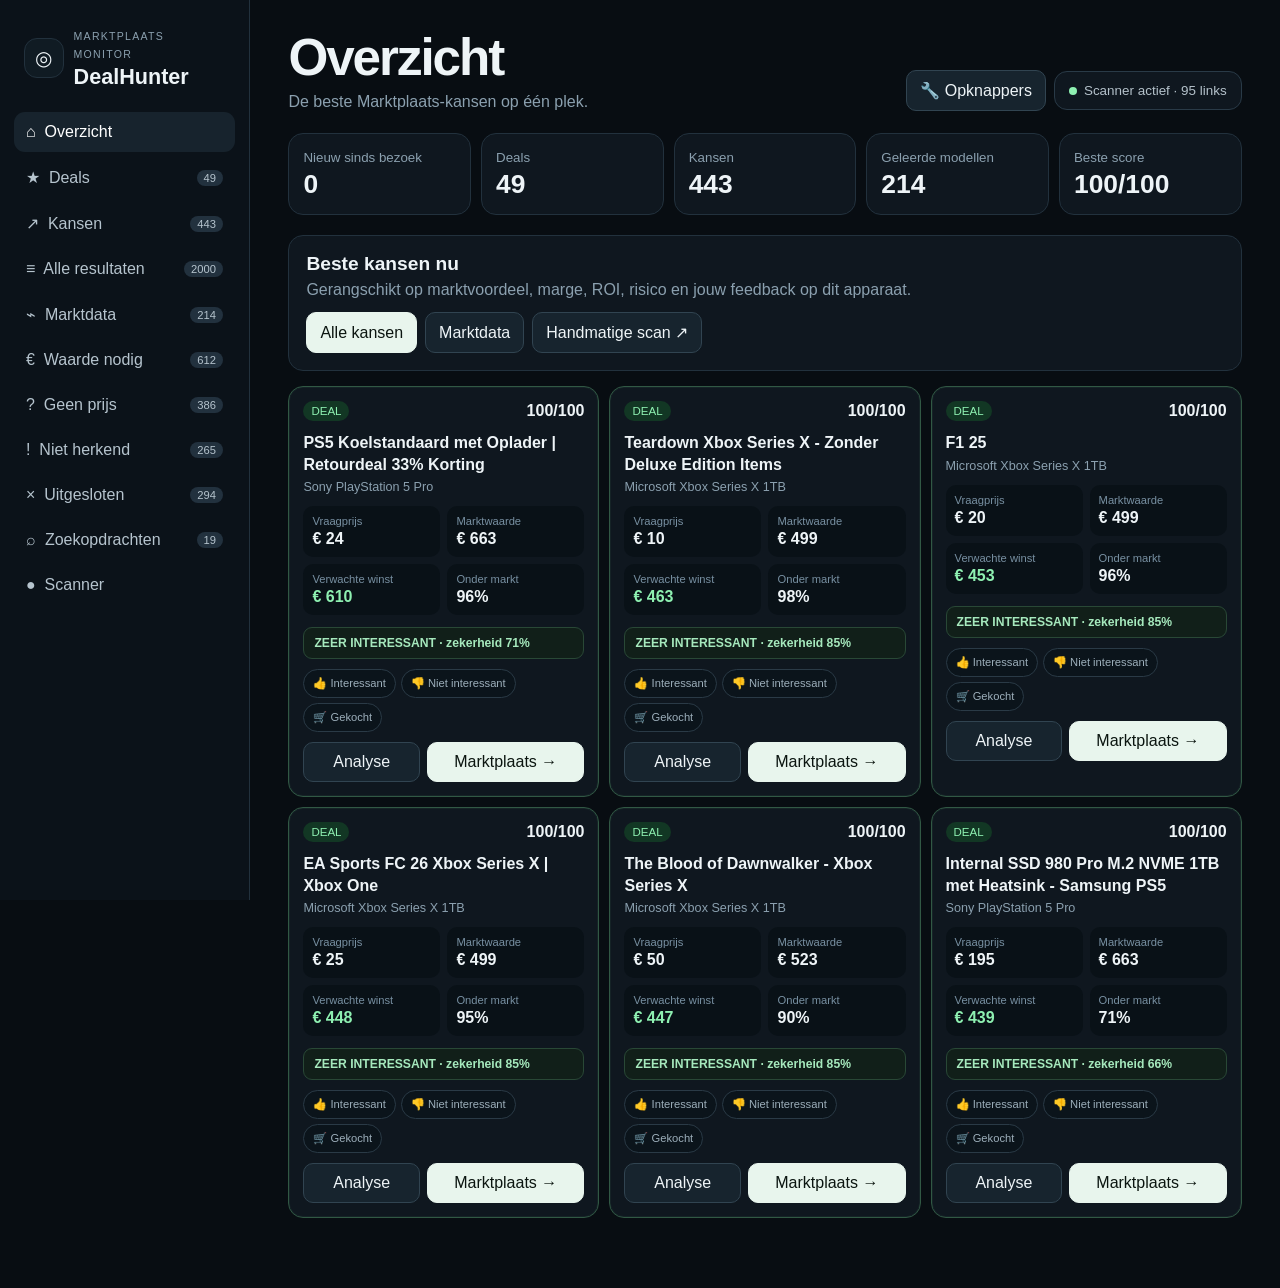
<file: index.html>
<!doctype html>
<html lang="nl">
<head>
  <meta charset="utf-8">
  <meta name="viewport" content="width=device-width,initial-scale=1">
  <meta http-equiv="refresh" content="0; url=./docs/">
  <title>DealHunter openen…</title>
  <script>
    window.location.replace('./docs/' + window.location.search + window.location.hash);
  </script>
</head>
<body>
  <p>DealHunter wordt geopend… <a href="./docs/">Open dashboard</a>.</p>
</body>
</html>
</file>
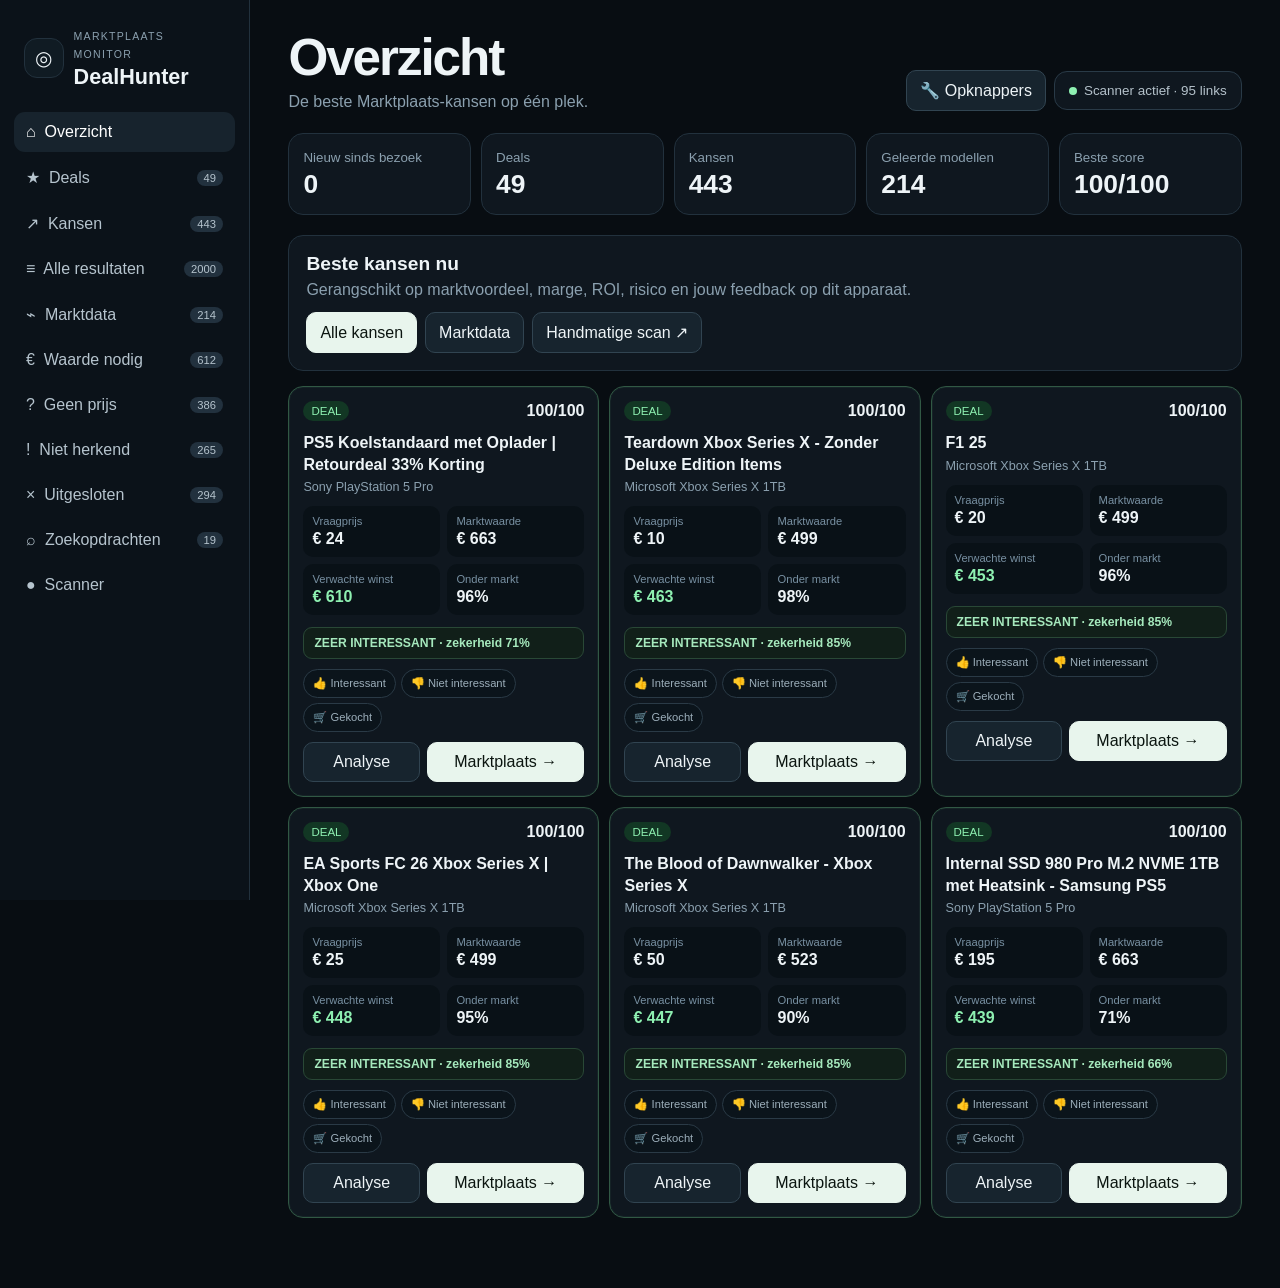
<file: docs/index.html>
<!doctype html>
<html lang="nl">
<head>
<meta charset="utf-8">
<meta name="viewport" content="width=device-width,initial-scale=1,viewport-fit=cover">
<meta name="theme-color" content="#080d12">
<meta name="apple-mobile-web-app-capable" content="yes">
<meta name="apple-mobile-web-app-status-bar-style" content="black-translucent">
<meta name="apple-mobile-web-app-title" content="DealHunter">
<link rel="manifest" href="./manifest.webmanifest">
<link rel="icon" href="./icon.svg" type="image/svg+xml">
<link rel="stylesheet" href="./app.css">
<title>DealHunter</title>
</head>
<body>
<div class="app">
  <aside class="side">
    <div class="brand"><div class="brandrow"><div class="logo">◎</div><div><small>Marktplaats monitor</small><b>DealHunter</b></div></div></div>
    <nav class="nav" id="nav"></nav>
  </aside>

  <main class="main">
    <header class="mobileTop">
      <div class="mobileBrand"><div class="logo">◎</div><div><b>DealHunter</b><small>Marktplaats dealmonitor</small></div></div>
      <div style="display:flex;gap:8px;align-items:center"><a class="mobileScan" href="./repairs.html" aria-label="Opknappers">🔧</a><a class="mobileScan" id="mobileStatus" href="#scanner" aria-label="Scannerstatus">●</a></div>
    </header>

    <div class="head">
      <div><h1 id="pageTitle">Overzicht</h1><div class="sub" id="pageSub">De beste Marktplaats-kansen op één plek.</div></div>
      <div style="display:flex;gap:8px;align-items:center"><a class="btn" href="./repairs.html">🔧 Opknappers</a><div class="scanstatus" id="scanStatus">Laden…</div></div>
    </div>
    <div id="content"></div>
  </main>

  <nav class="bottomNav" id="bottomNav" aria-label="Mobiele navigatie"></nav>
</div>
<script src="./app.js"></script>
<script src="./multisource.js"></script>
</body>
</html>
</file>
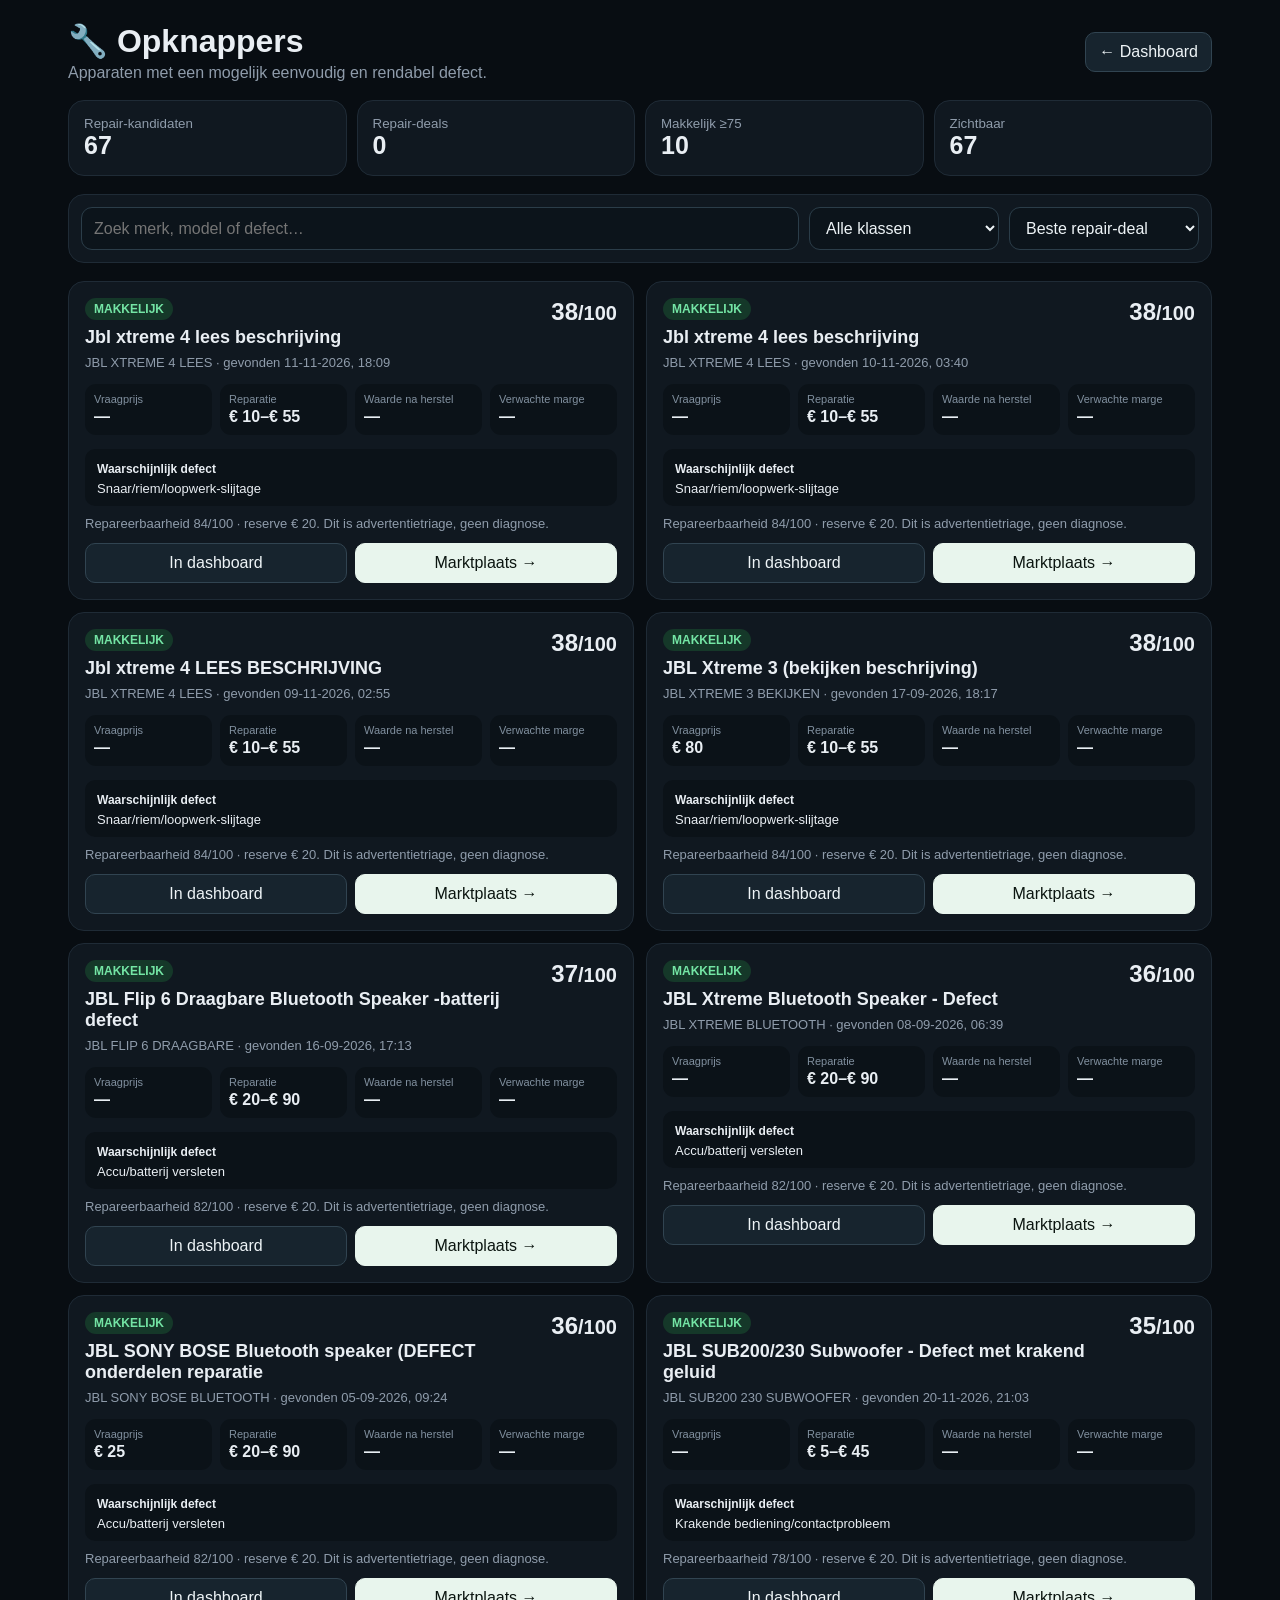
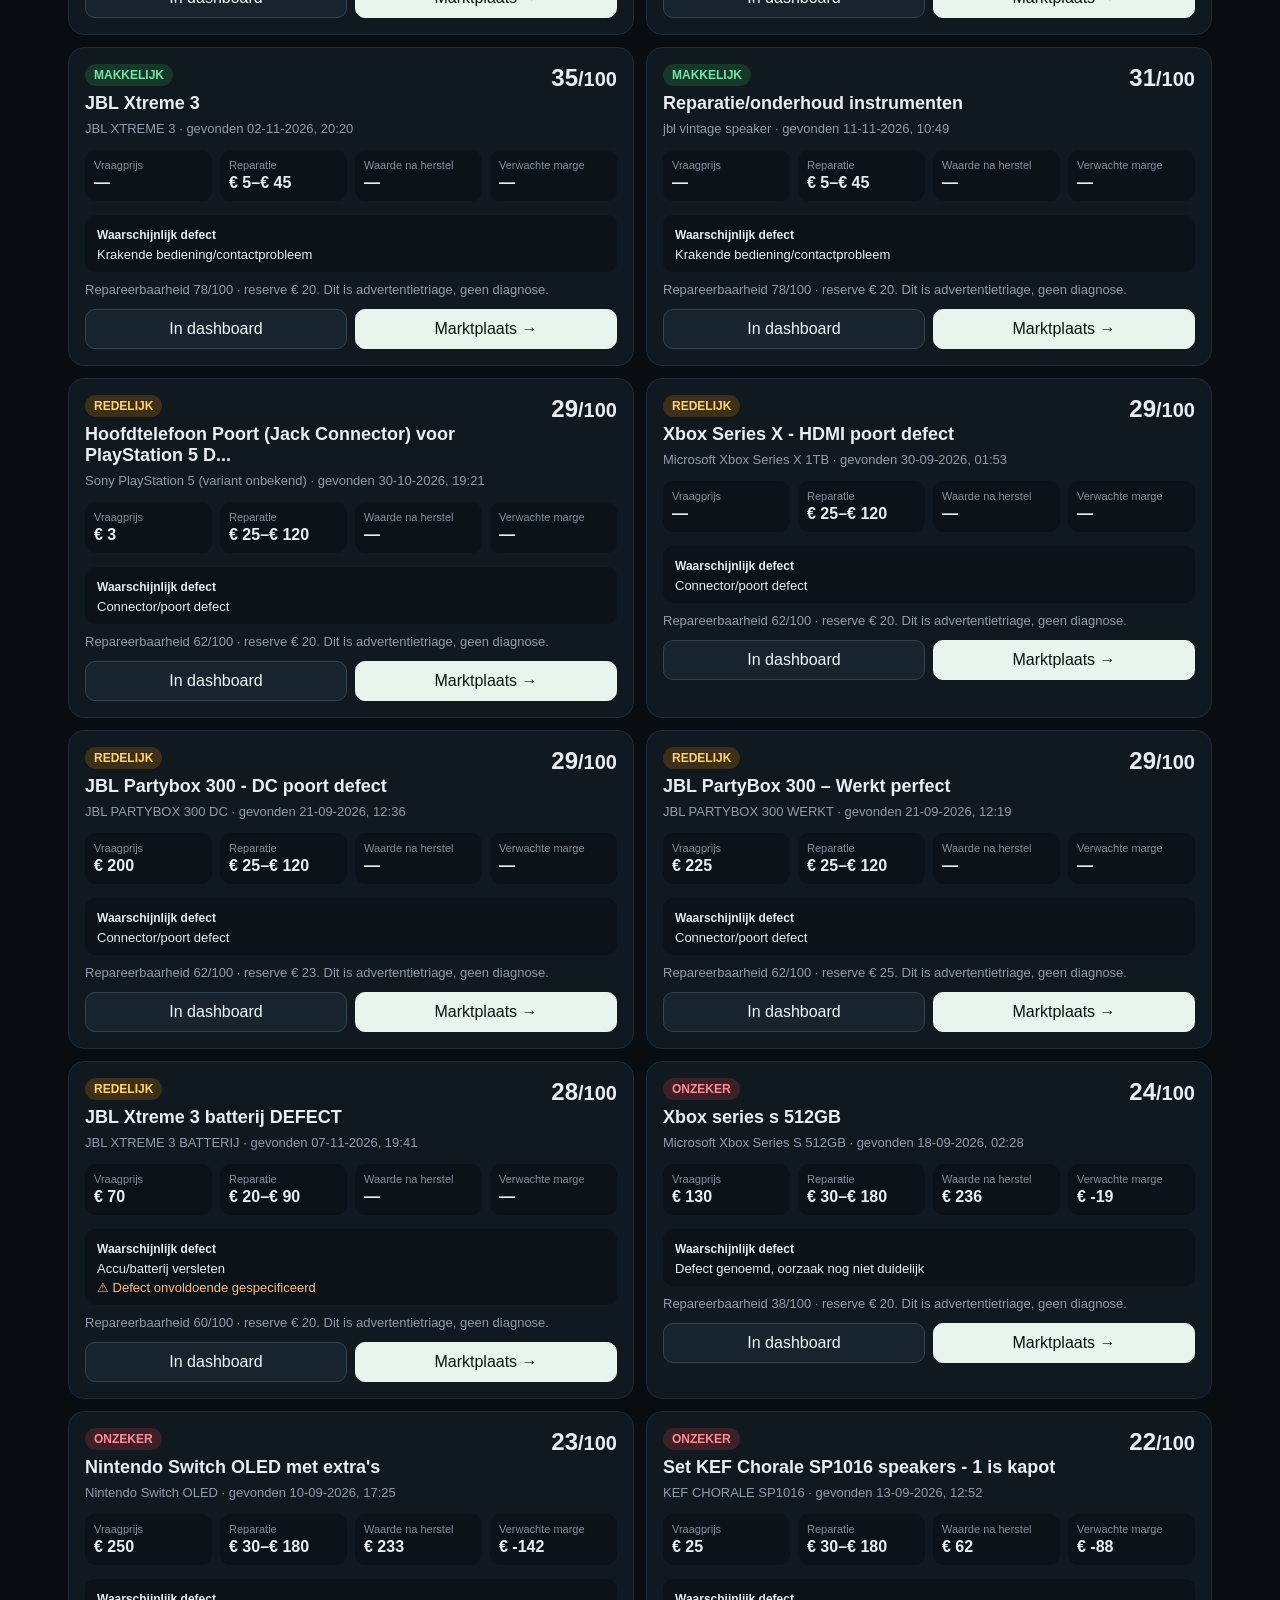
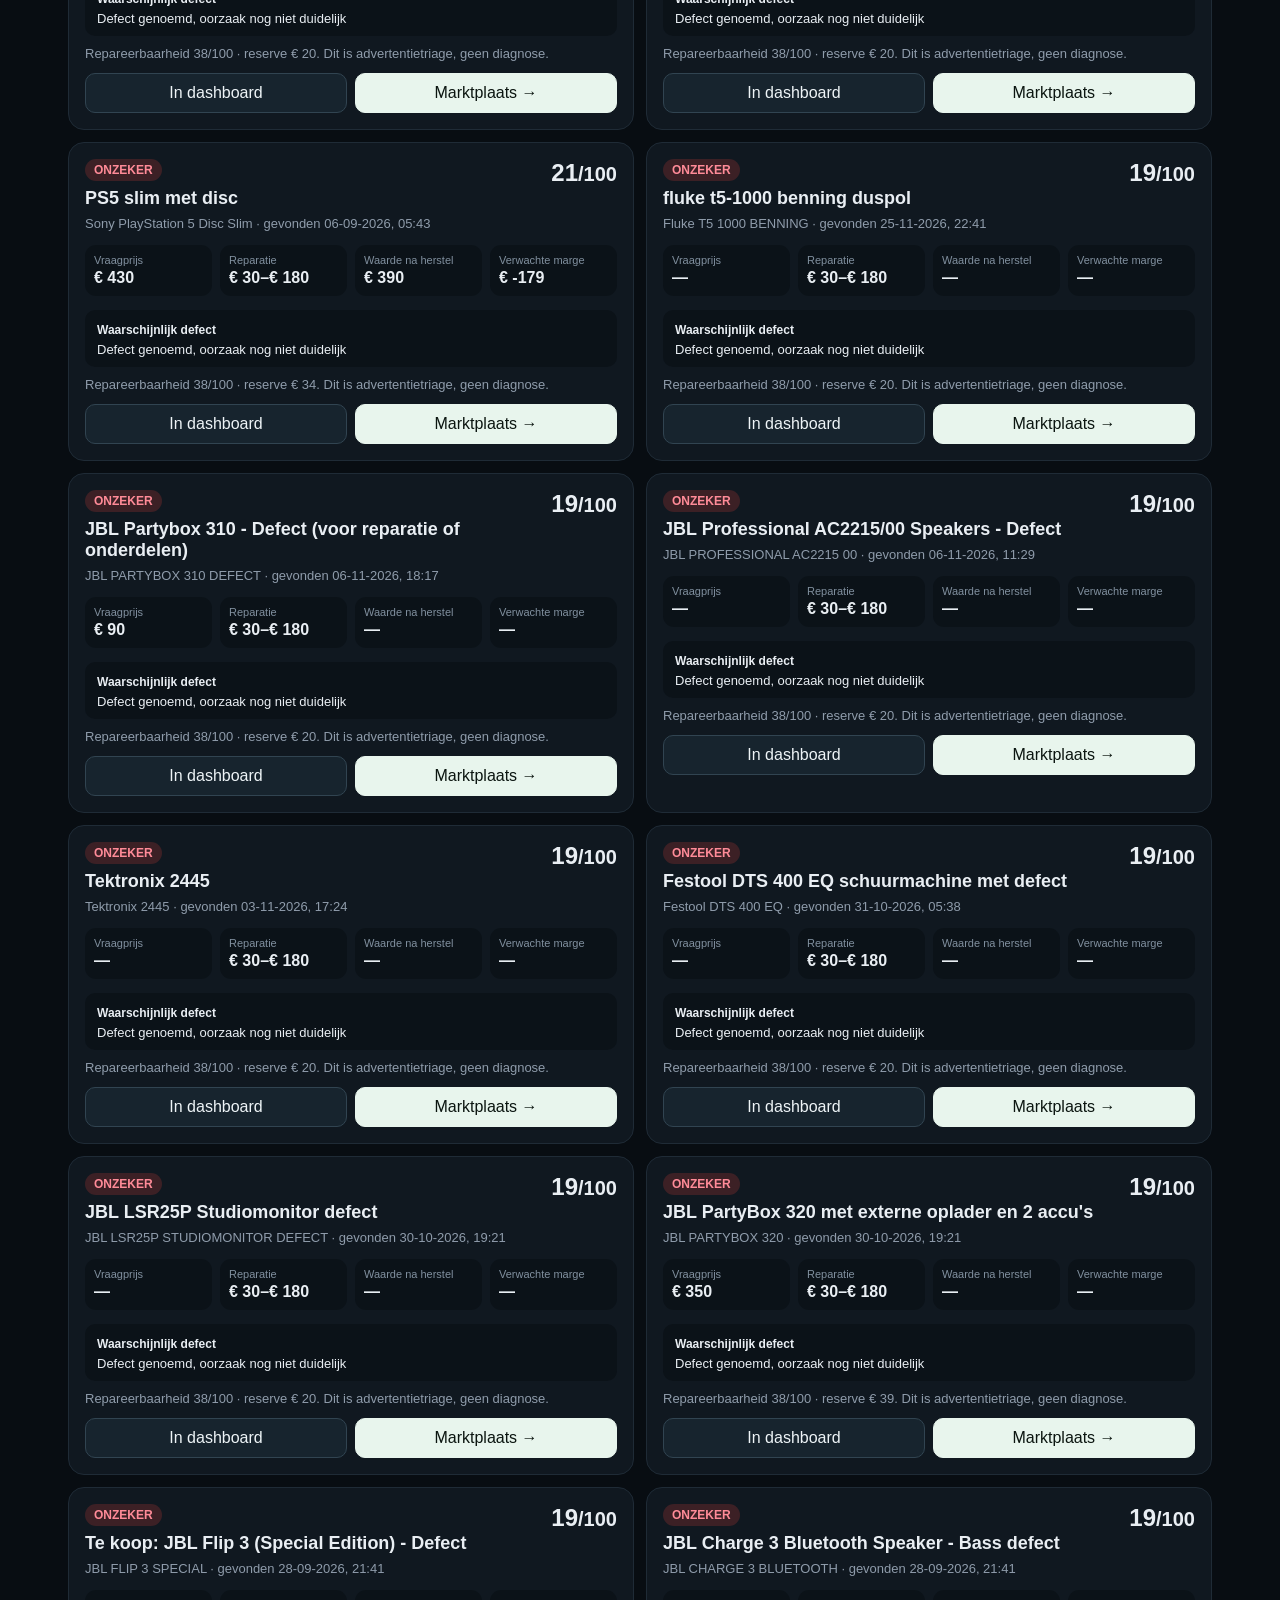
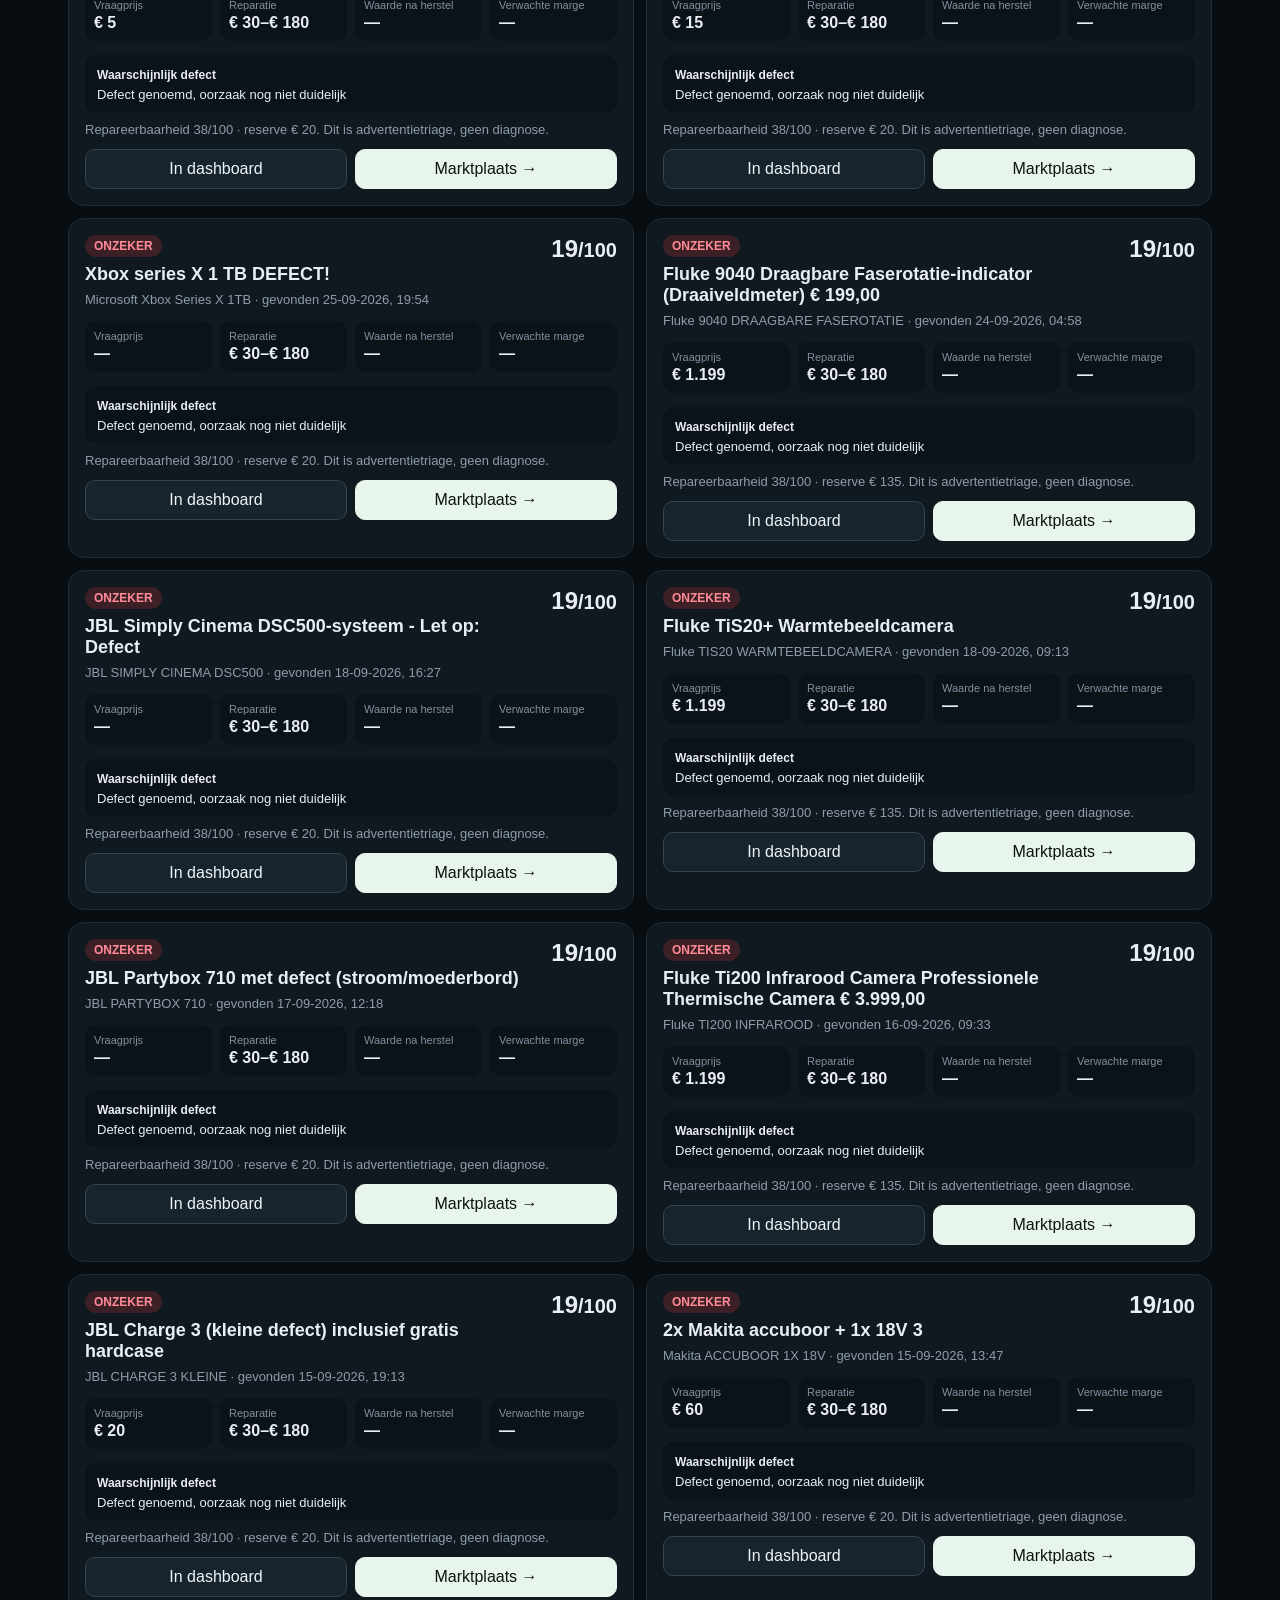
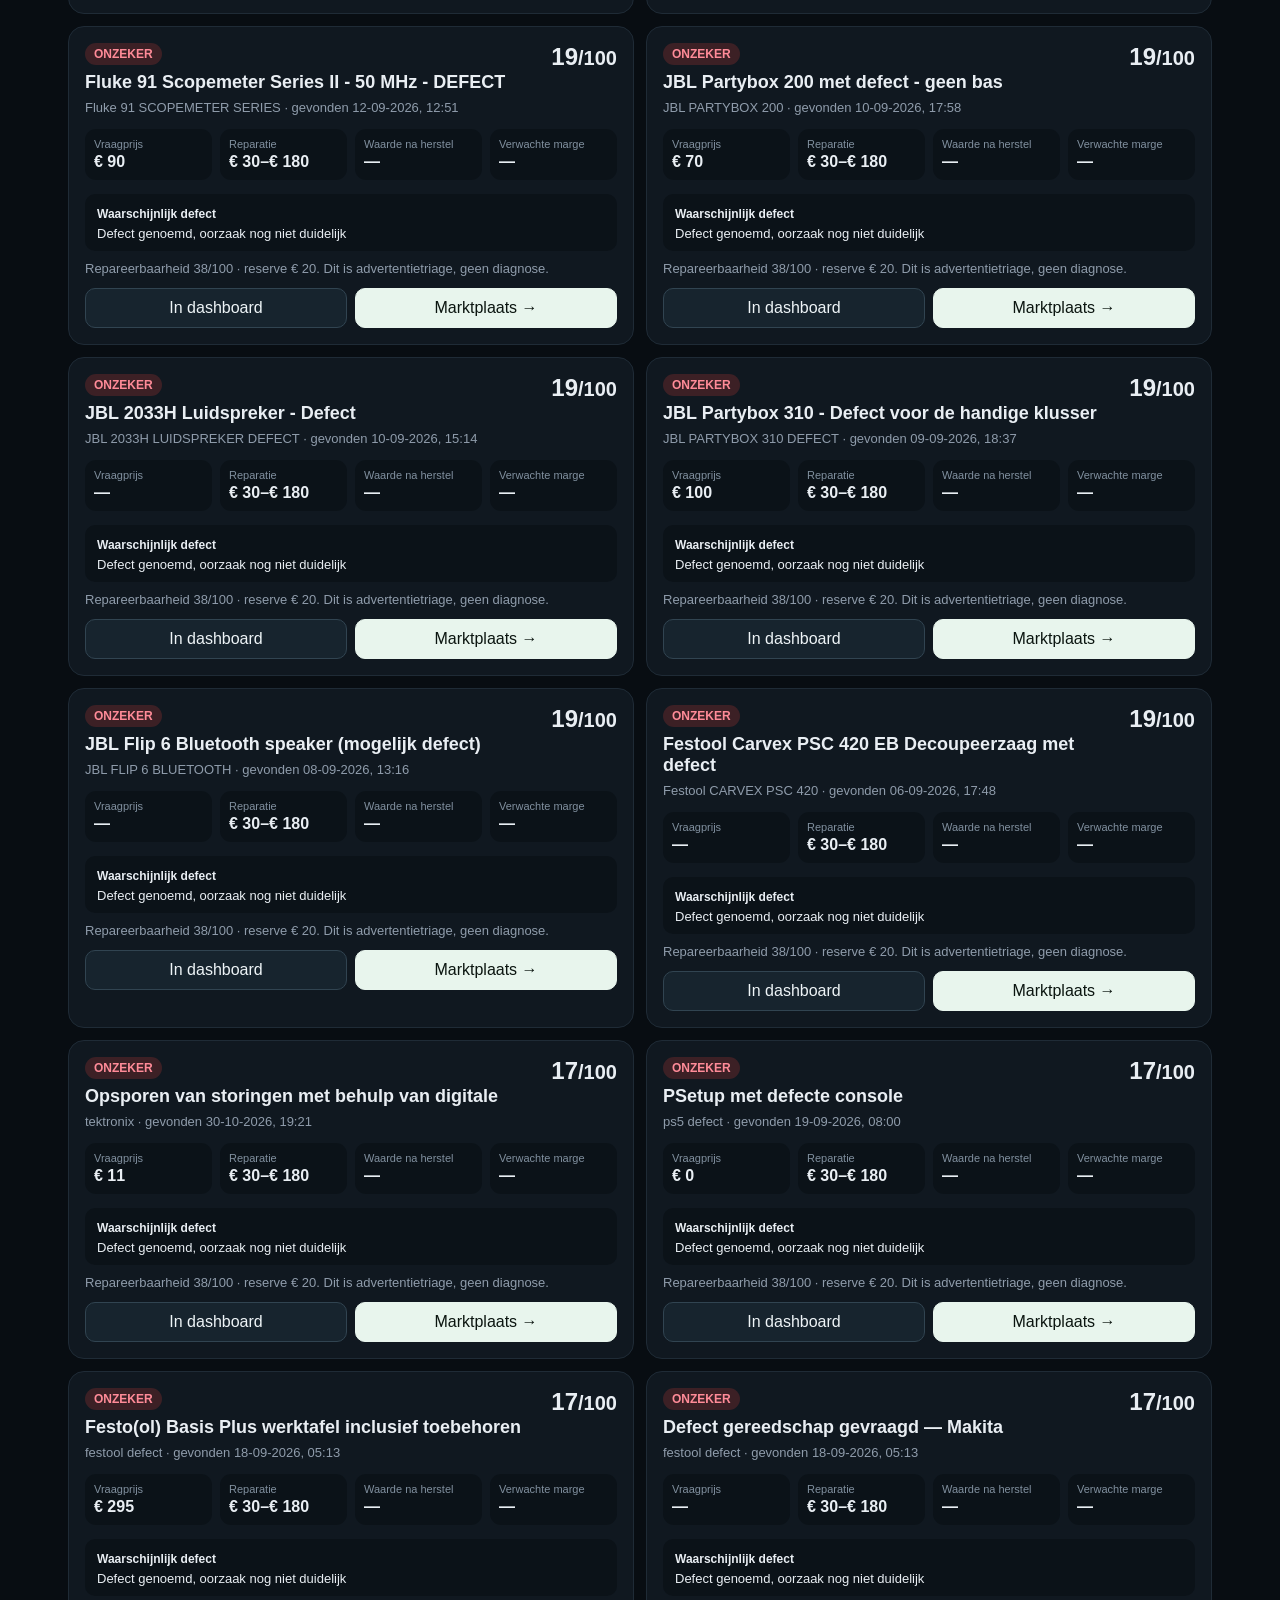
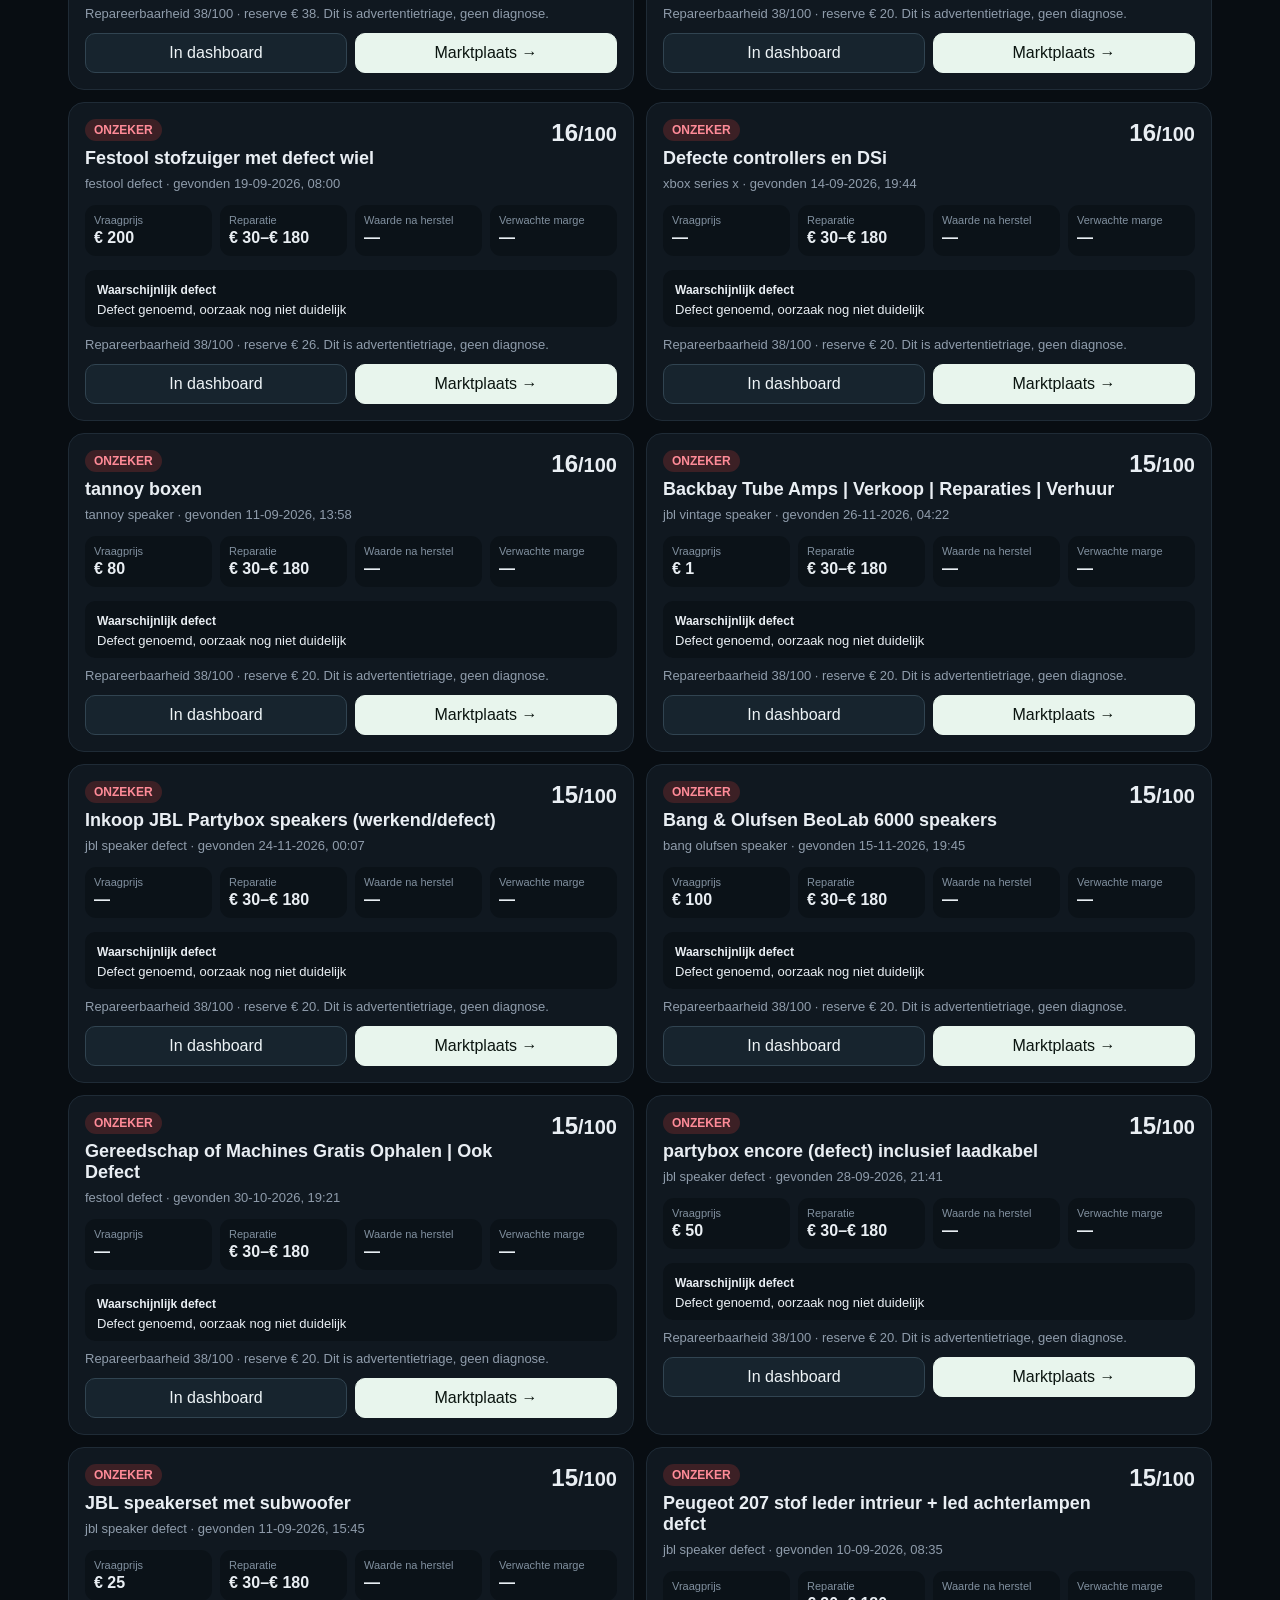
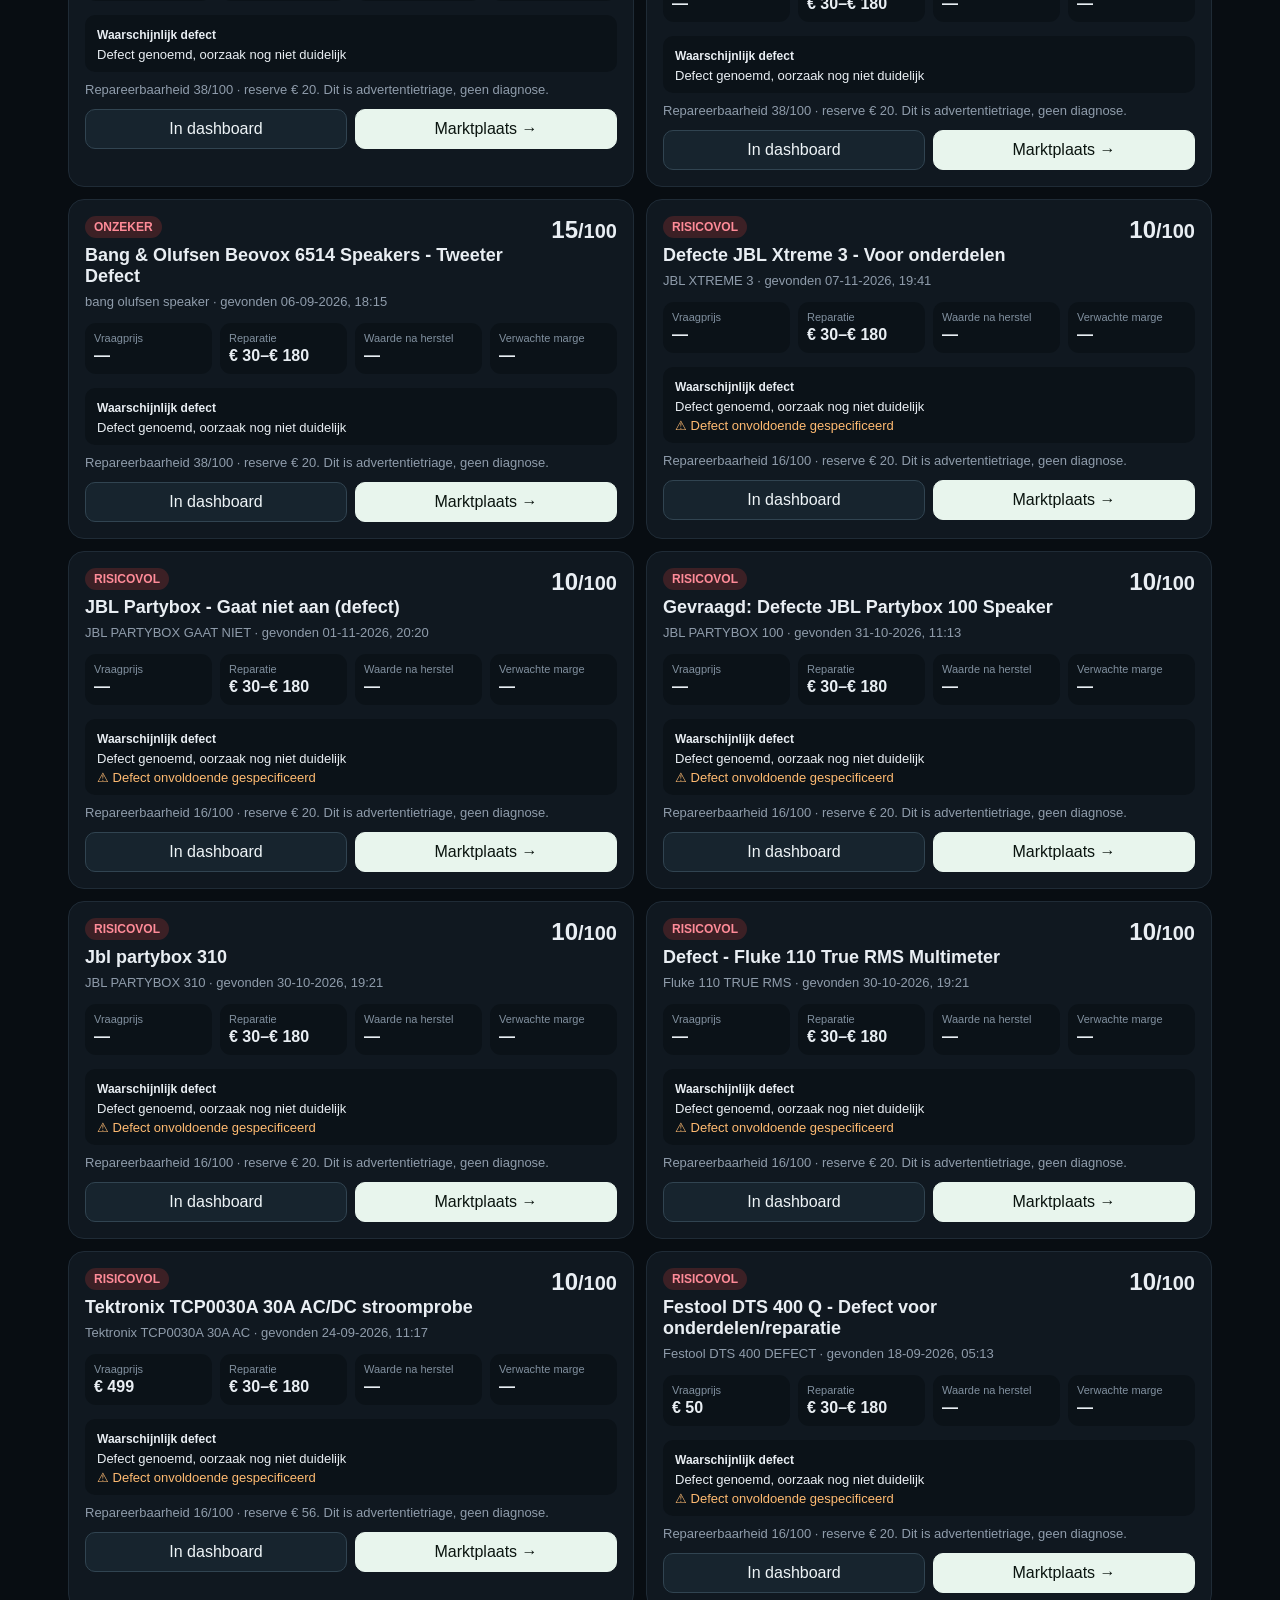
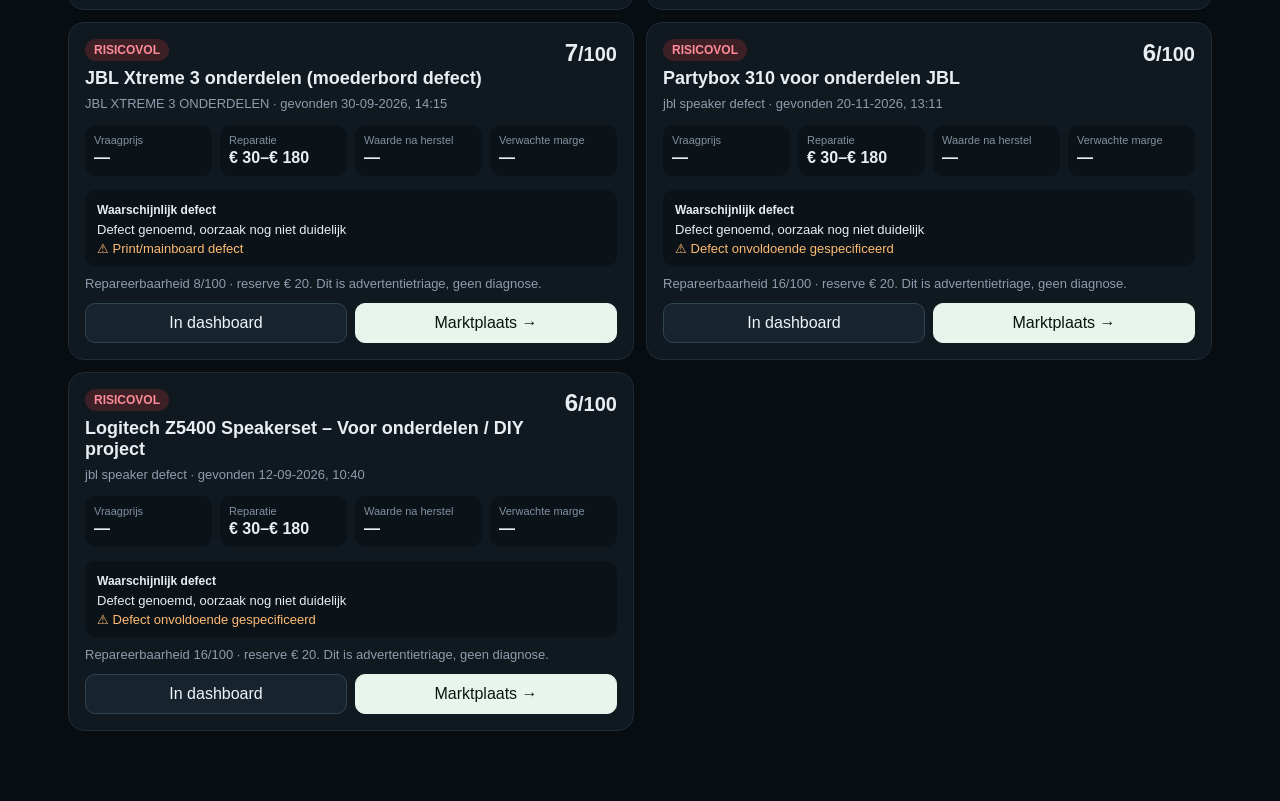
<file: docs/repairs.html>
<!doctype html>
<html lang="nl">
<head>
<meta charset="utf-8">
<meta name="viewport" content="width=device-width,initial-scale=1,viewport-fit=cover">
<meta name="theme-color" content="#080d12">
<title>DealHunter · Opknappers</title>
<link rel="stylesheet" href="./app.css">
<style>
body{background:#080d12;color:#e9eef3}.repairShell{max-width:1180px;margin:auto;padding:22px 18px 70px}.repairTop{display:flex;gap:14px;align-items:center;justify-content:space-between;margin-bottom:18px}.repairTop h1{margin:0}.repairTop p{margin:4px 0 0;color:#8f9cab}.repairStats{display:grid;grid-template-columns:repeat(4,minmax(0,1fr));gap:10px;margin:18px 0}.rstat,.repairCard,.repairToolbar{background:#101820;border:1px solid #1f2b36;border-radius:16px}.rstat{padding:15px}.rstat small{display:block;color:#8f9cab}.rstat strong{font-size:25px}.repairToolbar{display:grid;grid-template-columns:1fr 190px 190px;gap:10px;padding:12px;margin:12px 0 18px}.repairGrid{display:grid;grid-template-columns:repeat(2,minmax(0,1fr));gap:12px}.repairCard{padding:16px}.rhead{display:flex;justify-content:space-between;gap:12px}.rhead h2{font-size:18px;margin:7px 0}.rbadge{display:inline-flex;padding:4px 9px;border-radius:999px;background:#153829;color:#74e5a5;font-size:12px;font-weight:800}.rbadge.warn{background:#3e3017;color:#ffd36d}.rbadge.bad{background:#3c2025;color:#ff8b98}.rscore{font-size:24px;font-weight:800}.rmodel,.rnote{color:#8f9cab;font-size:13px}.rmetrics{display:grid;grid-template-columns:repeat(4,minmax(0,1fr));gap:8px;margin:14px 0}.rmetric{background:#0b1218;border-radius:11px;padding:9px}.rmetric small{display:block;color:#81909f;font-size:11px}.rmetric b{display:block;margin-top:3px}.issues{margin:10px 0;padding:10px 12px;background:#0b1218;border-radius:10px}.issues b{font-size:12px}.issues div{font-size:13px;margin-top:4px}.warnText{color:#ffbb72}.goodText{color:#75e7a8}.rActions{display:flex;gap:8px;margin-top:12px}.rActions a{flex:1;text-align:center}.empty{padding:32px;text-align:center;color:#8f9cab;background:#101820;border-radius:16px}.input,.select{width:100%}@media(max-width:760px){.repairShell{padding:14px 12px 86px}.repairTop{align-items:flex-start}.repairTop h1{font-size:24px}.repairStats{grid-template-columns:repeat(2,1fr)}.repairToolbar{grid-template-columns:1fr}.repairGrid{grid-template-columns:1fr}.rmetrics{grid-template-columns:repeat(2,1fr)}.desktopBack{display:none}}
</style>
</head>
<body>
<main class="repairShell">
  <div class="repairTop">
    <div><h1>🔧 Opknappers</h1><p>Apparaten met een mogelijk eenvoudig en rendabel defect.</p></div>
    <a class="btn desktopBack" href="./">← Dashboard</a>
  </div>
  <div id="stats" class="repairStats"></div>
  <div class="repairToolbar">
    <input id="q" class="input" placeholder="Zoek merk, model of defect…">
    <select id="classFilter" class="select"><option value="all">Alle klassen</option><option value="makkelijk">Makkelijk</option><option value="redelijk">Redelijk</option><option value="onzeker">Onzeker</option><option value="risicovol">Risicovol</option></select>
    <select id="sort" class="select"><option value="deal">Beste repair-deal</option><option value="repairability">Makkelijkst te repareren</option><option value="profit">Meeste verwachte winst</option><option value="cost">Laagste reparatiekosten</option><option value="newest">Nieuwste</option></select>
  </div>
  <div id="grid" class="repairGrid"></div>
</main>
<script>
let rows=[];
const euro=n=>n==null||Number.isNaN(Number(n))?'—':new Intl.NumberFormat('nl-NL',{style:'currency',currency:'EUR',maximumFractionDigits:0}).format(Number(n));
const esc=s=>String(s??'').replace(/[&<>'"]/g,c=>({'&':'&amp;','<':'&lt;','>':'&gt;',"'":'&#39;','"':'&quot;'}[c]));
const dt=s=>s?new Date(s).toLocaleString('nl-NL',{dateStyle:'short',timeStyle:'short'}):'—';
function badge(r){const p=r.repair||{};if(p.is_repair_deal)return '<span class="rbadge">REPAIR DEAL</span>';if(p.repair_class==='makkelijk')return '<span class="rbadge">MAKKELIJK</span>';if(p.repair_class==='redelijk')return '<span class="rbadge warn">REDELIJK</span>';return '<span class="rbadge bad">'+esc((p.repair_class||'onzeker').toUpperCase())+'</span>'}
function card(r){const p=r.repair||{};const issues=(p.likely_issues||[]).join(' · ')||'Defect genoemd, oorzaak nog niet duidelijk';const warnings=(p.warnings||[]).join(' · ');return `<article class="repairCard"><div class="rhead"><div>${badge(r)}<h2>${esc(r.title)}</h2><div class="rmodel">${esc(r.matched_product||r.query||'Niet herkend')} · gevonden ${esc(dt(r.found_at))}</div></div><div class="rscore">${p.repair_deal_score??0}<small>/100</small></div></div><div class="rmetrics"><div class="rmetric"><small>Vraagprijs</small><b>${euro(r.asking_price)}</b></div><div class="rmetric"><small>Reparatie</small><b>${euro(p.estimated_repair_cost_low)}–${euro(p.estimated_repair_cost_high)}</b></div><div class="rmetric"><small>Waarde na herstel</small><b>${euro(p.post_repair_value)}</b></div><div class="rmetric"><small>Verwachte marge</small><b class="${(p.estimated_repair_profit||0)>0?'goodText':''}">${euro(p.estimated_repair_profit)}</b></div></div><div class="issues"><b>Waarschijnlijk defect</b><div>${esc(issues)}</div>${warnings?`<div class="warnText">⚠ ${esc(warnings)}</div>`:''}</div><div class="rnote">Repareerbaarheid ${p.repairability_score??0}/100 · reserve ${euro(p.contingency_reserve)}. Dit is advertentietriage, geen diagnose.</div><div class="rActions"><a class="btn" href="./#results">In dashboard</a>${r.url?`<a class="open" target="_blank" rel="noopener" href="${encodeURI(r.url)}">Marktplaats →</a>`:''}</div></article>`}
function filtered(){const q=document.querySelector('#q').value.toLowerCase(),cl=document.querySelector('#classFilter').value,sort=document.querySelector('#sort').value;let out=rows.filter(r=>r.repair?.detected);if(q)out=out.filter(r=>[r.title,r.matched_product,...(r.repair?.likely_issues||[]),...(r.repair?.warnings||[])].some(v=>String(v||'').toLowerCase().includes(q)));if(cl!=='all')out=out.filter(r=>r.repair?.repair_class===cl);out=[...out];if(sort==='repairability')out.sort((a,b)=>(b.repair?.repairability_score||0)-(a.repair?.repairability_score||0));else if(sort==='profit')out.sort((a,b)=>(b.repair?.estimated_repair_profit??-99999)-(a.repair?.estimated_repair_profit??-99999));else if(sort==='cost')out.sort((a,b)=>(a.repair?.estimated_repair_cost_mid??99999)-(b.repair?.estimated_repair_cost_mid??99999));else if(sort==='newest')out.sort((a,b)=>String(b.found_at||'').localeCompare(String(a.found_at||'')));else out.sort((a,b)=>(b.repair?.repair_deal_score||0)-(a.repair?.repair_deal_score||0)||((b.repair?.estimated_repair_profit||0)-(a.repair?.estimated_repair_profit||0)));return out}
function render(){const out=filtered();const deals=rows.filter(r=>r.repair?.is_repair_deal);const easy=rows.filter(r=>r.repair?.detected&&r.repair?.repairability_score>=75);document.querySelector('#stats').innerHTML=`<div class="rstat"><small>Repair-kandidaten</small><strong>${rows.filter(r=>r.repair?.detected).length}</strong></div><div class="rstat"><small>Repair-deals</small><strong>${deals.length}</strong></div><div class="rstat"><small>Makkelijk ≥75</small><strong>${easy.length}</strong></div><div class="rstat"><small>Zichtbaar</small><strong>${out.length}</strong></div>`;document.querySelector('#grid').innerHTML=out.length?out.map(card).join(''):'<div class="empty">Nog geen repair-kandidaten gevonden. De volgende scan zoekt ook gericht op defecte apparaten.</div>'}
Promise.all([fetch('./data/results.json?'+Date.now()).then(r=>r.json())]).then(([r])=>{rows=r||[];render()}).catch(()=>document.querySelector('#grid').innerHTML='<div class="empty">Kon de resultaten niet laden.</div>');['q','classFilter','sort'].forEach(id=>document.querySelector('#'+id).addEventListener(id==='q'?'input':'change',render));
</script>
</body>
</html>
</file>
<file: docs/app.css>
:root{font-family:Inter,ui-sans-serif,-apple-system,BlinkMacSystemFont,"Segoe UI",sans-serif;color-scheme:dark;--bg:#080d12;--panel:#0f171f;--panel2:#121d26;--line:#22313d;--muted:#8ba0af;--text:#eef4f7;--good:#8ef0b1;--warn:#f0d184;--bad:#efa0ad;--accent:#e8f5ed;--accentText:#0b1510}*{box-sizing:border-box;-webkit-tap-highlight-color:transparent}html{background:var(--bg);scroll-behavior:smooth}body{margin:0;background:var(--bg);color:var(--text);min-height:100vh}body.modalOpen{overflow:hidden}a{color:inherit}.app{min-height:100vh;display:grid;grid-template-columns:250px minmax(0,1fr)}.side{position:sticky;top:0;height:100vh;border-right:1px solid var(--line);background:#0b1219;padding:22px 14px;overflow:auto}.brand{padding:4px 10px 22px}.brandrow{display:flex;align-items:center;gap:10px}.logo{width:40px;height:40px;border:1px solid var(--line);border-radius:13px;display:grid;place-items:center;background:#101b23;font-size:20px}.brand small{color:var(--muted);text-transform:uppercase;letter-spacing:.12em;font-size:.66rem}.brand b{display:block;font-size:1.35rem;margin-top:2px}.nav{display:grid;gap:5px}.nav a{display:flex;align-items:center;justify-content:space-between;gap:8px;text-decoration:none;color:#b6c4ce;padding:11px 12px;border-radius:11px}.nav a:hover,.nav a.active{background:#17232d;color:#fff}.count{background:#22313e;border-radius:999px;padding:2px 7px;font-size:.7rem;min-width:25px;text-align:center}.main{min-width:0;padding:28px clamp(18px,3vw,42px) 70px}.mobileTop,.bottomNav{display:none}.head{display:flex;justify-content:space-between;align-items:end;gap:18px;margin-bottom:22px}.head h1{font-size:clamp(2rem,4vw,3.2rem);letter-spacing:-.04em;margin:0}.sub{color:var(--muted);margin-top:6px;max-width:750px}.scanstatus{border:1px solid #293a47;background:var(--panel);border-radius:13px;padding:11px 14px;color:#b4c1ca;font-size:.84rem;white-space:nowrap}.okdot,.baddot{display:inline-block;width:8px;height:8px;border-radius:50%;margin-right:7px}.okdot{background:var(--good)}.baddot{background:#ef9b77}.stats{display:grid;grid-template-columns:repeat(5,1fr);gap:10px;margin-bottom:20px}.stat,.panel,.card,.searchitem,.marketCard{border:1px solid var(--line);background:var(--panel);border-radius:15px}.stat{padding:14px}.stat small{color:var(--muted)}.stat strong{display:block;font-size:1.65rem;margin-top:3px}.panel{padding:17px;margin-bottom:15px}.panel h2{margin:0 0 6px;font-size:1.2rem}.muted,.small{color:var(--muted)}.small{font-size:.79rem}.actions{display:flex;gap:8px;flex-wrap:wrap;margin-top:13px}.btn,.open{display:inline-flex;align-items:center;justify-content:center;text-decoration:none;font-weight:750;border-radius:10px;border:1px solid #314451;background:#17242e;color:#eef4f7;padding:10px 13px;font:inherit;cursor:pointer}.btn.primary,.open{background:var(--accent);border-color:var(--accent);color:var(--accentText)}.btn.compact,.open.compact{padding:7px 9px;font-size:.78rem}.toolbar{display:grid;grid-template-columns:minmax(220px,1fr) 190px 190px;gap:9px;margin-bottom:12px}.input,.select{width:100%;border:1px solid #2b3d49;background:#0c141b;color:var(--text);border-radius:11px;padding:11px 12px;font:inherit}.tablewrap{overflow:auto;border:1px solid var(--line);border-radius:14px;background:#0c141b}table{border-collapse:collapse;width:100%;min-width:1140px}th{position:sticky;top:0;background:#121d26;color:#7890a3;text-align:left;font-size:.7rem;text-transform:uppercase;letter-spacing:.06em;padding:10px 11px;border-bottom:1px solid #253642}td{padding:11px;border-bottom:1px solid #1d2b35;vertical-align:top}.title{font-weight:760;max-width:380px}.num{white-space:nowrap}.green{color:var(--good)}.red{color:var(--bad)}.badge{display:inline-block;border-radius:999px;background:#1d2b36;color:#bac8d1;padding:4px 8px;font-size:.72rem;white-space:nowrap}.badge.deal{background:#123724;color:var(--good)}.badge.warn{background:#3b3018;color:var(--warn)}.badge.bad{background:#3a2028;color:#efacb8}.badge.out{background:#302b38;color:#cdbcec}.badge.info{background:#183243;color:#a9d8f2}.badge.bought{background:#17364a;color:#9ee0ff}.priceDrop{display:inline-block;border-radius:999px;background:#153927;color:#8ff0b1;padding:4px 8px;font-size:.72rem;font-weight:800}.cards,.mobileCards,.marketGrid{display:grid;grid-template-columns:repeat(auto-fit,minmax(280px,1fr));gap:10px}.mobileCards{display:none}.card,.marketCard{padding:14px}.card.hot{border-color:#315844;box-shadow:0 0 0 1px rgba(142,240,177,.05) inset}.cardtop{display:flex;justify-content:space-between;gap:10px;align-items:center}.score{font-weight:800;text-align:right}.score small{display:block;color:#91bda1;font-size:.62rem;font-weight:700}.card h3,.marketCard h3{margin:11px 0 5px;font-size:1rem;line-height:1.35}.metrics{display:grid;grid-template-columns:1fr 1fr;gap:7px;margin:12px 0}.metric{background:#091117;border-radius:10px;padding:9px}.metric small{display:block;color:#7890a2;font-size:.7rem}.metric b{display:block;margin-top:3px;font-size:1rem}.recommendation{background:#111f19;border:1px solid #294836;color:#a6e9bd;border-radius:9px;padding:8px 10px;font-size:.76rem;font-weight:800;margin:10px 0}.recommendation.big{font-size:.9rem;padding:11px 13px}.feedback{display:flex;gap:5px;margin:10px 0;flex-wrap:wrap}.feedback button{border:1px solid #2a3a46;background:#0b141b;color:#9dafbb;border-radius:999px;padding:7px 9px;font-size:.7rem;cursor:pointer}.feedback button.selected{background:#20362b;color:#b7efc9;border-color:#3c6750}.cardActions{display:grid;grid-template-columns:1fr 1.35fr;gap:7px;margin-top:8px}.cardActions .open,.cardActions .btn{width:100%}.empty{text-align:center;padding:42px;color:var(--muted)}.searchgrid{display:grid;grid-template-columns:repeat(auto-fit,minmax(250px,1fr));gap:10px}.searchitem{padding:14px}.searchitem b{display:block}.searchitem .btn{margin-top:9px}.kv{display:grid;grid-template-columns:190px 1fr;gap:8px 16px;margin-top:14px}.kv div:nth-child(odd){color:var(--muted)}.compactKv{grid-template-columns:120px 1fr;font-size:.82rem}.notice{border:1px solid #4d4027;background:#241e14;color:#ead09a;border-radius:11px;padding:10px 12px;margin-bottom:14px}.moregrid{display:grid;grid-template-columns:repeat(2,minmax(0,1fr));gap:9px}.morelink{display:block;text-decoration:none;border:1px solid var(--line);background:var(--panel);border-radius:14px;padding:15px}.morelink b{display:block}.morelink span{display:block;color:var(--muted);font-size:.78rem;margin-top:4px}.installBanner{display:none}.resultCount{margin-top:10px}.sectionHead{margin:24px 2px 10px}.sectionHead h2{margin:0}.freshPanel{display:flex;align-items:center;justify-content:space-between;gap:15px}.freshPanel .actions{margin:0}.marketCard{min-width:0}.spark{width:100%;height:70px;background:#091117;border-radius:9px;margin-top:10px}.spark polyline{stroke:#a9d8f2;stroke-width:2}.sparkLabels{display:flex;justify-content:space-between;color:var(--muted);font-size:.68rem;margin:3px 2px 8px}.modalOverlay{display:none;position:fixed;inset:0;z-index:100;background:rgba(2,6,9,.78);backdrop-filter:blur(8px);padding:28px;overflow:auto}.modalOverlay.open{display:flex;align-items:flex-start;justify-content:center}.modal{width:min(980px,100%);margin:auto;background:#0b1219;border:1px solid #30414d;border-radius:20px;padding:22px;box-shadow:0 25px 80px rgba(0,0,0,.45)}.modalHead{display:flex;justify-content:space-between;gap:16px;align-items:flex-start}.modalHead h2{margin:10px 0 5px;font-size:1.55rem;line-height:1.25}.modalClose{width:40px;height:40px;border-radius:50%;border:1px solid var(--line);background:#121e27;color:#fff;font-size:1.6rem;cursor:pointer;flex:0 0 auto}.detailHero{display:grid;grid-template-columns:repeat(4,1fr);gap:8px;margin:18px 0 10px}.detailHero>div{background:#091117;border-radius:11px;padding:12px}.detailHero small{display:block;color:var(--muted);font-size:.72rem}.detailHero strong{display:block;font-size:1.3rem;margin-top:4px}.detailGrid{display:grid;grid-template-columns:1fr 1fr;gap:10px;margin-top:10px}.detailSection{background:#0e1820;border:1px solid #1e2e39;border-radius:13px;padding:14px;min-width:0}.detailSection h3{margin:0 0 11px;font-size:.98rem}.bidGrid{display:grid;grid-template-columns:repeat(3,1fr);gap:7px;margin-bottom:9px}.bidGrid>div{background:#091117;border-radius:9px;padding:9px}.bidGrid small{display:block;color:var(--muted);font-size:.66rem}.bidGrid b{display:block;font-size:1.08rem;margin-top:3px}.barRow{display:grid;grid-template-columns:105px 1fr 38px;gap:8px;align-items:center;margin:7px 0;font-size:.72rem}.bar{height:8px;background:#091117;border-radius:999px;overflow:hidden}.bar i{display:block;height:100%;background:#7fb49a;border-radius:999px}.barRow.penalty .bar i{background:#c7838f}.barRow b{text-align:right}.riskNumber{font-size:2rem;font-weight:800}.modalActions{display:flex;justify-content:flex-end;margin-top:13px}.modalActions .open{min-width:220px}
@media(max-width:900px){body{overscroll-behavior-y:none}.app{display:block}.side{display:none}.main{padding:14px 12px calc(96px + env(safe-area-inset-bottom))}.mobileTop{display:flex;position:sticky;top:0;z-index:30;margin:-14px -12px 16px;padding:calc(9px + env(safe-area-inset-top)) 12px 9px;background:rgba(8,13,18,.94);backdrop-filter:blur(18px);border-bottom:1px solid rgba(34,49,61,.8);align-items:center;justify-content:space-between;gap:10px}.mobileBrand{display:flex;align-items:center;gap:9px;min-width:0}.mobileBrand .logo{width:38px;height:38px}.mobileBrand b{display:block}.mobileBrand small{display:block;color:var(--muted);font-size:.7rem;white-space:nowrap;overflow:hidden;text-overflow:ellipsis;max-width:210px}.mobileScan{width:40px;height:40px;border:1px solid var(--line);background:var(--panel);border-radius:12px;display:grid;place-items:center;text-decoration:none}.mobileGood{color:var(--good)}.mobileBad{color:var(--bad)}.head{display:block;margin-bottom:15px}.head h1{font-size:1.85rem}.sub{font-size:.86rem;line-height:1.45}.scanstatus{display:none}.stats{grid-template-columns:repeat(2,1fr);gap:8px}.stat{padding:12px}.stat strong{font-size:1.45rem}.toolbar{grid-template-columns:1fr 1fr;position:sticky;top:69px;z-index:20;background:var(--bg);padding:7px 0 9px}.toolbar .input{grid-column:1/-1}.tablewrap{display:none}.mobileCards{display:grid;grid-template-columns:1fr}.cards,.marketGrid{grid-template-columns:1fr}.card,.marketCard{padding:15px;border-radius:17px}.card h3{font-size:1.02rem}.metric{padding:10px}.btn{min-height:44px}.actions .btn{flex:1 1 auto}.bottomNav{display:grid;position:fixed;left:0;right:0;bottom:0;z-index:50;grid-template-columns:repeat(5,1fr);background:rgba(10,16,22,.97);backdrop-filter:blur(20px);border-top:1px solid var(--line);padding:6px 6px calc(6px + env(safe-area-inset-bottom))}.bottomNav a{text-decoration:none;text-align:center;color:#8397a7;padding:6px 2px 4px;border-radius:10px;font-size:.66rem}.bottomNav a .ico{display:block;font-size:1.25rem;line-height:1.15;margin-bottom:2px}.bottomNav a.active{color:#fff;background:#15212a}.kv{grid-template-columns:1fr;gap:3px}.kv div:nth-child(odd){font-weight:700;margin-top:9px}.compactKv{grid-template-columns:1fr}.searchgrid{grid-template-columns:1fr}.moregrid{grid-template-columns:1fr 1fr}.installBanner{display:block}.desktopOnly{display:none!important}.freshPanel{display:block}.freshPanel .actions{margin-top:12px}.feedback{display:grid;grid-template-columns:repeat(3,1fr)}.feedback button{padding:8px 5px;font-size:.66rem}.modalOverlay{padding:0;align-items:flex-end!important}.modal{margin:auto 0 0;border-radius:20px 20px 0 0;padding:17px 13px calc(22px + env(safe-area-inset-bottom));max-height:92vh;overflow:auto}.modalHead h2{font-size:1.2rem}.detailHero{grid-template-columns:1fr 1fr}.detailHero strong{font-size:1.12rem}.detailGrid{grid-template-columns:1fr}.bidGrid{grid-template-columns:repeat(3,1fr)}.modalActions .open{width:100%;min-width:0}.barRow{grid-template-columns:90px 1fr 35px}}
@media(min-width:901px){.mobileOnly{display:none!important}}
@media(max-width:390px){.moregrid{grid-template-columns:1fr}.stats{grid-template-columns:1fr 1fr}.mobileBrand small{max-width:160px}.bidGrid{grid-template-columns:1fr 1fr}.cardActions{grid-template-columns:1fr}.feedback{grid-template-columns:1fr 1fr 1fr}}
</file>
